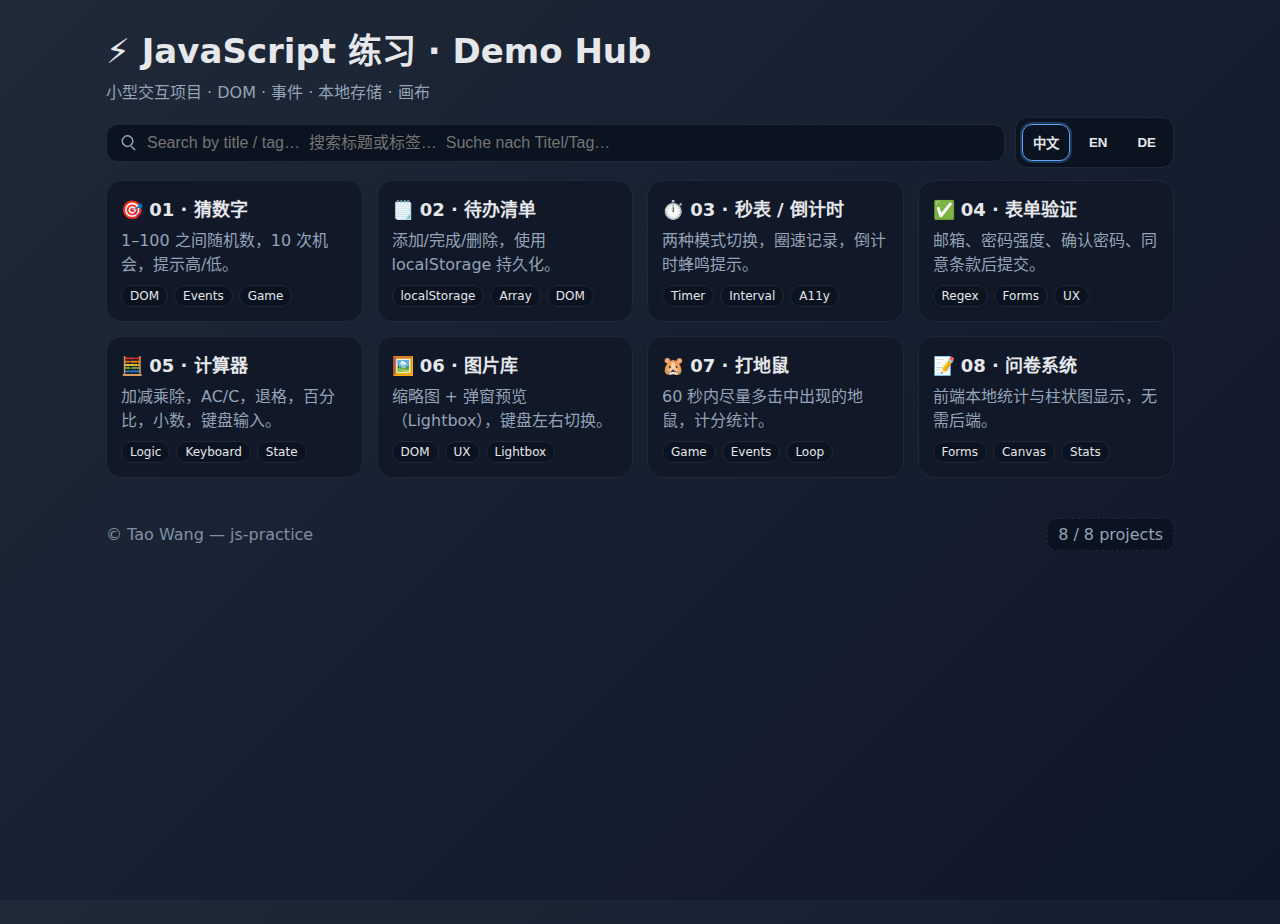
<file: index.html>
<!DOCTYPE html>
<html lang="zh-CN">
<head>
  <meta charset="UTF-8" />
  <meta name="viewport" content="width=device-width,initial-scale=1" />
  <title>JS Practice · Demo Hub</title>
  <meta name="description" content="JavaScript practice projects: DOM, Events, localStorage, Canvas, Games." />
  <style>
    :root{
      --bg:#0f172a; --panel:#0b1220; --border:#1f2937; --muted:#94a3b8; --txt:#e5e7eb;
      --card:#111827; --acc:#60a5fa; --ok:#22c55e; --warn:#ef4444;
    }
    *{box-sizing:border-box}
    html,body{height:100%}
    body{
      margin:0; background:linear-gradient(135deg,#1f2937,#0f172a); color:var(--txt);
      font-family: system-ui, -apple-system, Segoe UI, Roboto, Arial, "PingFang SC","Hiragino Sans GB","Microsoft Yahei", sans-serif;
    }
    header{max-width:1100px;margin:24px auto 12px;padding:0 16px}
    h1{margin:0 0 6px;font-size: clamp(22px,4vw,34px)}
    .sub{margin:0;color:var(--muted)}
    .toolbar{
      margin-top:14px; display:flex; gap:10px; flex-wrap:wrap; align-items:center;
    }
    .search{
      flex:1 1 240px; display:flex; align-items:center; gap:8px; background:var(--panel);
      border:1px solid var(--border); border-radius:12px; padding:8px 12px;
    }
    .search input{
      flex:1; background:transparent; border:none; outline:none; color:var(--txt);
      font-size:16px;
    }
    .lang{
      display:flex; gap:8px; align-items:center;
      background:var(--panel); border:1px solid var(--border); border-radius:12px; padding:6px;
    }
    .lang button{
      background:transparent; border:1px solid transparent; color:var(--txt);
      padding:8px 10px; border-radius:10px; cursor:pointer; font-weight:600;
    }
    .lang button.active{ border-color: var(--acc); outline:2px solid rgba(96,165,250,.25) }

    main{max-width:1100px;margin:12px auto 40px;padding:0 16px}
    .grid{display:grid;grid-template-columns:repeat(auto-fill,minmax(230px,1fr));gap:14px}
    .card{
      display:block; text-decoration:none; color:inherit; background:var(--card);
      border:1px solid var(--border); border-radius:16px; padding:14px;
      transition: transform .12s ease, border-color .12s ease, box-shadow .12s ease;
      min-height: 140px;
    }
    .card:hover{ transform: translateY(-2px); border-color: var(--acc); box-shadow:0 8px 24px rgba(0,0,0,.25) }
    .card h3{margin:0 0 6px; font-size:18px}
    .card p{margin:0 0 10px; color:var(--muted); min-height: 40px}
    .tags{display:flex; gap:6px; flex-wrap:wrap}
    .tag{font-size:12px; padding:3px 8px; background:#0b1220; border:1px solid var(--border); border-radius:999px}

    footer{max-width:1100px;margin:0 auto 28px;padding:0 16px;color:var(--muted);display:flex;justify-content:space-between;align-items:center;gap:10px;flex-wrap:wrap}
    .credit{opacity:.85}
    .counter{background:var(--panel); border:1px dashed var(--border); padding:6px 10px; border-radius:10px}
    .empty{opacity:.75; text-align:center; padding:30px 0}
  </style>
</head>
<body>
  <header>
    <h1 id="title">⚡ JavaScript Practice · Demo Hub</h1>
    <p class="sub" id="subtitle">Small interactive projects · DOM · Events · localStorage · Canvas</p>

    <div class="toolbar">
      <div class="search" role="search" aria-label="filter">
        <svg width="18" height="18" viewBox="0 0 24 24" fill="none" aria-hidden="true">
          <path d="M21 21l-4.3-4.3m1.3-5A7 7 0 1 1 7 4a7 7 0 0 1 11 7.7z" stroke="#94a3b8" stroke-width="2" stroke-linecap="round"/>
        </svg>
        <input id="q" type="text" placeholder="Search by title / tag…  搜索标题或标签…  Suche nach Titel/Tag…" />
      </div>

      <div class="lang" role="tablist" aria-label="language switch">
        <button id="lang-zh" class="active" aria-selected="true">中文</button>
        <button id="lang-en" aria-selected="false">EN</button>
        <button id="lang-de" aria-selected="false">DE</button>
      </div>
    </div>
  </header>

  <main>
    <div id="grid" class="grid" aria-live="polite"></div>
    <div id="empty" class="empty" style="display:none;">未找到匹配项目 · No matches · Keine Treffer</div>
  </main>

  <footer>
    <span class="credit">© Tao Wang — js-practice</span>
    <span class="counter" id="count"></span>
  </footer>

  <script>
    // —— i18n strings ——
    const i18n = {
      zh: {
        title: "⚡ JavaScript 练习 · Demo Hub",
        subtitle: "小型交互项目 · DOM · 事件 · 本地存储 · 画布",
        cards: {
          "01": { title:"🎯 01 · 猜数字", desc:"1–100 之间随机数，10 次机会，提示高/低。" },
          "02": { title:"🗒️ 02 · 待办清单", desc:"添加/完成/删除，使用 localStorage 持久化。" },
          "03": { title:"⏱️ 03 · 秒表 / 倒计时", desc:"两种模式切换，圈速记录，倒计时蜂鸣提示。" },
          "04": { title:"✅ 04 · 表单验证", desc:"邮箱、密码强度、确认密码、同意条款后提交。" },
          "05": { title:"🧮 05 · 计算器", desc:"加减乘除，AC/C，退格，百分比，小数，键盘输入。" },
          "06": { title:"🖼️ 06 · 图片库", desc:"缩略图 + 弹窗预览（Lightbox），键盘左右切换。" },
          "07": { title:"🐹 07 · 打地鼠", desc:"60 秒内尽量多击中出现的地鼠，计分统计。" },
          "08": { title:"📝 08 · 问卷系统", desc:"前端本地统计与柱状图显示，无需后端。"}
        }
      },
      en: {
        title: "⚡ JavaScript Practice · Demo Hub",
        subtitle: "Small interactive projects · DOM · Events · localStorage · Canvas",
        cards: {
          "01": { title:"🎯 01 · Number Guessing", desc:"Guess 1–100 with 10 attempts and feedback." },
          "02": { title:"🗒️ 02 · To-Do List", desc:"Add / complete / delete tasks, persisted via localStorage." },
          "03": { title:"⏱️ 03 · Stopwatch / Timer", desc:"Two modes, laps, countdown end beep." },
          "04": { title:"✅ 04 · Form Validator", desc:"Email, password strength, confirm match, terms to enable submit." },
          "05": { title:"🧮 05 · Calculator", desc:"+ − × ÷, AC/C, backspace, %, decimals, keyboard support." },
          "06": { title:"🖼️ 06 · Image Gallery", desc:"Thumbnails with lightbox preview, arrow key navigation." },
          "07": { title:"🐹 07 · Whack-a-Mole", desc:"Hit the mole as many times as possible in 60 seconds." },
          "08": { title:"📝 08 · Survey System", desc:"Client-side results with a simple bar chart; no backend." }
        }
      },
      de: {
        title: "⚡ JavaScript-Übungen · Demo-Hub",
        subtitle: "Kleine interaktive Projekte · DOM · Events · localStorage · Canvas",
        cards: {
          "01": { title:"🎯 01 · Zahlenraten", desc:"Zahl 1–100 erraten, 10 Versuche, Hinweise höher/niedriger." },
          "02": { title:"🗒️ 02 · Aufgabenliste", desc:"Aufgaben hinzufügen/erledigen/löschen, per localStorage gespeichert." },
          "03": { title:"⏱️ 03 · Stoppuhr / Timer", desc:"Zwei Modi, Rundenzeiten, Signalton am Ende." },
          "04": { title:"✅ 04 · Formular-Validierung", desc:"E-Mail, Passwortstärke, Bestätigung, AGB zum Aktivieren." },
          "05": { title:"🧮 05 · Taschenrechner", desc:"+ − × ÷, AC/C, Rücktaste, %, Dezimal, Tastaturbedienung." },
          "06": { title:"🖼️ 06 · Bildergalerie", desc:"Thumbnails mit Lightbox-Vorschau, Pfeiltasten-Navigation." },
          "07": { title:"🐹 07 · Maulwurfspiel", desc:"So viele Treffer wie möglich in 60 Sekunden." },
          "08": { title:"📝 08 · Umfragesystem", desc:"Client-seitige Auswertung mit Balkendiagramm; kein Backend." }
        }
      }
    };

    // —— project data (add new items here in future) ——
    const projects = [
      { id:"01", href:"./01_number_guessing/", tags:["DOM","Events","Game"] },
      { id:"02", href:"./02_todo_list/", tags:["localStorage","Array","DOM"] },
      { id:"03", href:"./03_stopwatch_timer/", tags:["Timer","Interval","A11y"] },
      { id:"04", href:"./04_form_validator/", tags:["Regex","Forms","UX"] },
      { id:"05", href:"./05_calculator/", tags:["Logic","Keyboard","State"] },
      { id:"06", href:"./06_image_gallery/", tags:["DOM","UX","Lightbox"] },
      { id:"07", href:"./07_whack_a_mole/", tags:["Game","Events","Loop"] },
      { id:"08", href:"./08_survey_system/", tags:["Forms","Canvas","Stats"] },
    ];

    // —— state ——
    let lang = "zh";
    const grid = document.getElementById("grid");
    const empty = document.getElementById("empty");
    const title = document.getElementById("title");
    const subtitle = document.getElementById("subtitle");
    const count = document.getElementById("count");
    const q = document.getElementById("q");

    // —— render ——
    function renderCards(filter=""){
      const dict = i18n[lang].cards;
      const f = filter.trim().toLowerCase();
      const list = projects.filter(p => {
        const t = dict[p.id].title.toLowerCase();
        const d = dict[p.id].desc.toLowerCase();
        const tagStr = p.tags.join(" ").toLowerCase();
        return !f || t.includes(f) || d.includes(f) || tagStr.includes(f);
      });

      grid.innerHTML = list.map(p => {
        const c = dict[p.id];
        const tags = p.tags.map(t => `<span class="tag">${t}</span>`).join("");
        return `
          <a class="card" href="${p.href}" aria-label="${c.title}">
            <h3>${c.title}</h3>
            <p>${c.desc}</p>
            <div class="tags">${tags}</div>
          </a>
        `;
      }).join("");

      empty.style.display = list.length ? "none" : "block";
      count.textContent = `${list.length} / ${projects.length} projects`;
    }

    function setLang(next){
      lang = next;
      // header text
      title.textContent = i18n[lang].title;
      subtitle.textContent = i18n[lang].subtitle;
      // btn state
      document.querySelectorAll(".lang button").forEach(b=>{
        b.classList.toggle("active", b.id === "lang-"+lang);
        b.setAttribute("aria-selected", b.id === "lang-"+lang ? "true" : "false");
      });
      renderCards(q.value);
      // remember choice
      localStorage.setItem("js_demo_lang", lang);
    }

    // —— events ——
    document.getElementById("lang-zh").addEventListener("click", ()=>setLang("zh"));
    document.getElementById("lang-en").addEventListener("click", ()=>setLang("en"));
    document.getElementById("lang-de").addEventListener("click", ()=>setLang("de"));
    q.addEventListener("input", ()=>renderCards(q.value));

    // —— init ——
    (function init(){
      const saved = localStorage.getItem("js_demo_lang");
      if (saved && i18n[saved]) lang = saved;
      setLang(lang);
      q.value = "";
    })();
  </script>
</body>
</html>
</file>
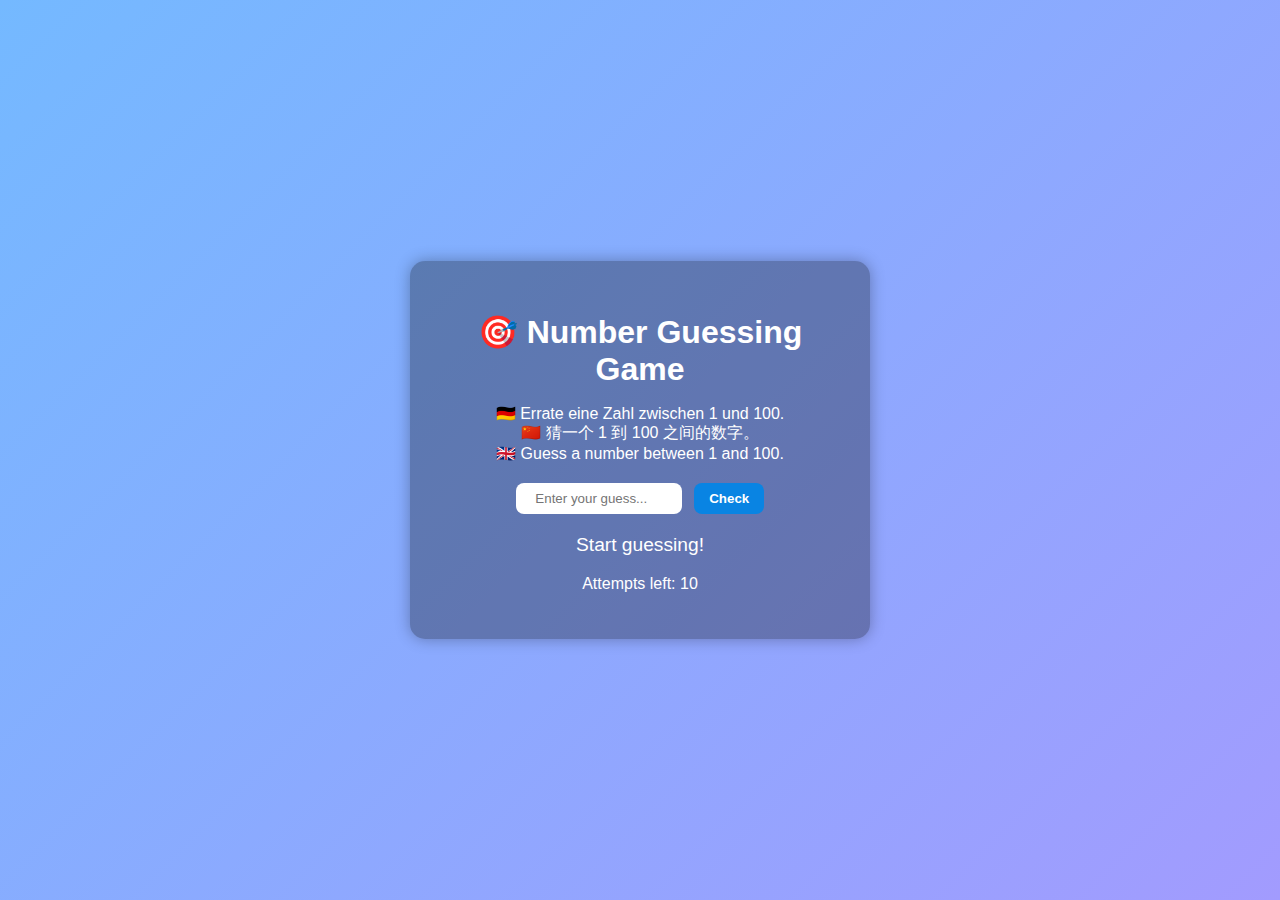
<file: 01_number_guessing/index.html>
<!DOCTYPE html>
<html lang="en">
<head>
  <meta charset="UTF-8">
  <meta name="viewport" content="width=device-width, initial-scale=1.0">
  <title>Number Guessing Game | Zahlenratespiel | 猜数字游戏</title>
  <link rel="stylesheet" href="style.css">
</head>
<body>
  <div class="container">
    <h1>🎯 Number Guessing Game</h1>
    <p class="lang">
      🇩🇪 Errate eine Zahl zwischen 1 und 100.<br>
      🇨🇳 猜一个 1 到 100 之间的数字。<br>
      🇬🇧 Guess a number between 1 and 100.
    </p>

    <div class="game">
      <input type="number" id="guessInput" placeholder="Enter your guess...">
      <button id="checkBtn">Check</button>
    </div>

    <p id="message">Start guessing!</p>
    <p id="score">Attempts left: <span id="attempts">10</span></p>

    <button id="resetBtn" class="hidden">Play Again</button>
  </div>

  <script src="script.js"></script>
</body>
</html>
</file>
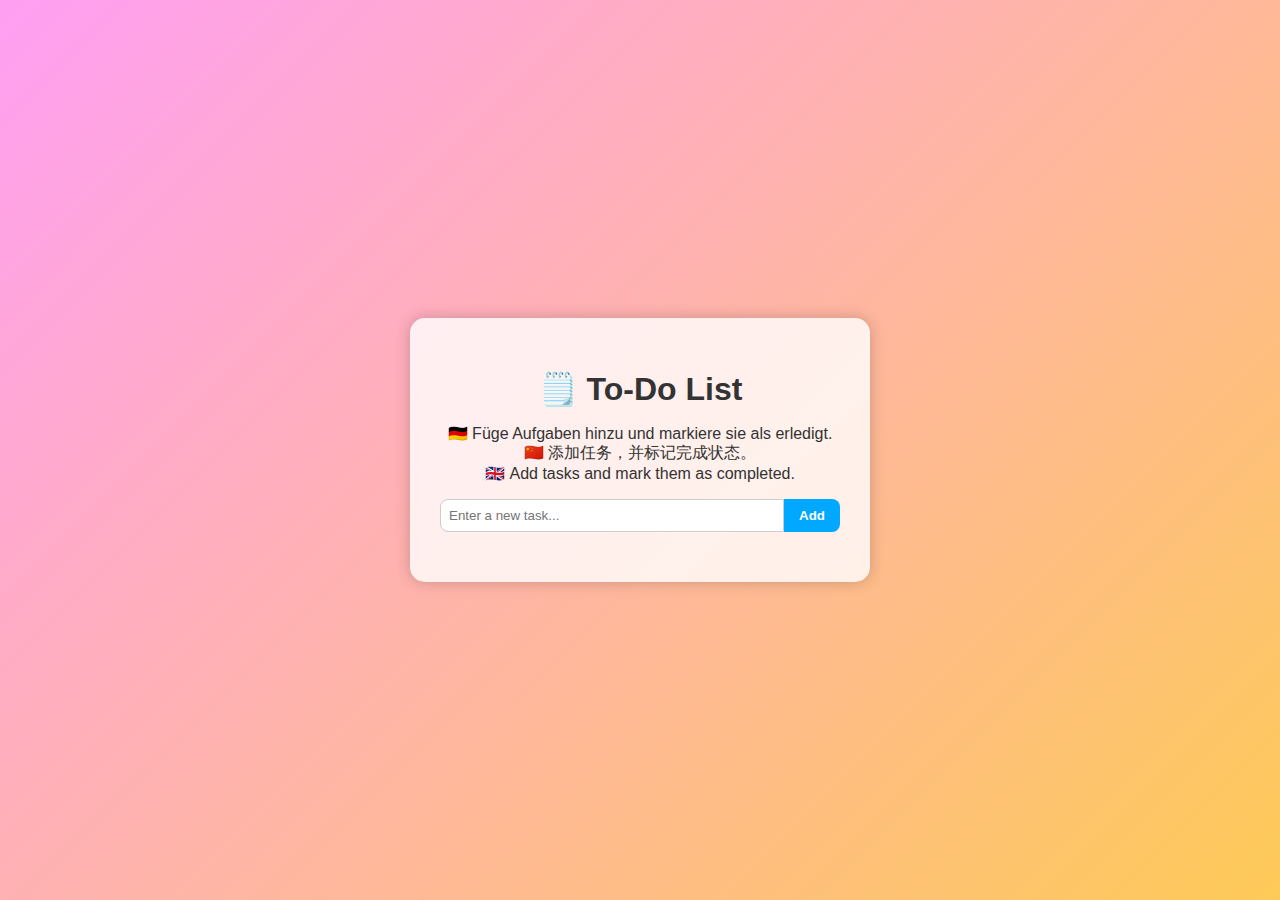
<file: 02_todo_list/index.html>
<!DOCTYPE html>
<html lang="en">
<head>
  <meta charset="UTF-8">
  <meta name="viewport" content="width=device-width, initial-scale=1.0">
  <title>To-Do List | Aufgabenliste | 待办清单</title>
  <link rel="stylesheet" href="style.css">
</head>
<body>
  <div class="container">
    <h1>🗒️ To-Do List</h1>
    <p class="lang">
      🇩🇪 Füge Aufgaben hinzu und markiere sie als erledigt.<br>
      🇨🇳 添加任务，并标记完成状态。<br>
      🇬🇧 Add tasks and mark them as completed.
    </p>

    <div class="input-group">
      <input type="text" id="taskInput" placeholder="Enter a new task...">
      <button id="addBtn">Add</button>
    </div>

    <ul id="taskList"></ul>

    <button id="clearBtn" class="hidden">Clear All</button>
  </div>

  <script src="script.js"></script>
</body>
</html>
</file>
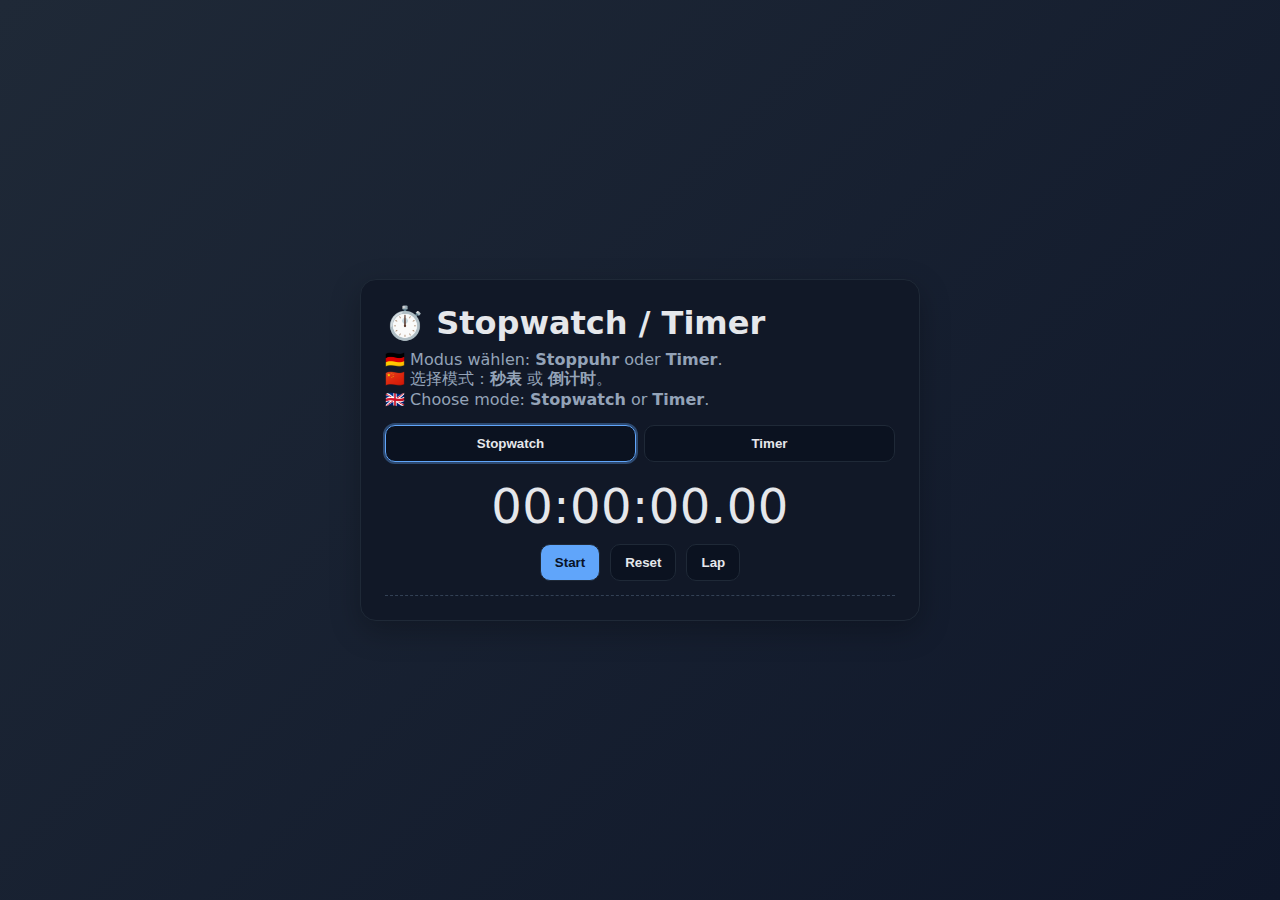
<file: 03_stopwatch_timer/index.html>
<!DOCTYPE html>
<html lang="en">
<head>
  <meta charset="UTF-8" />
  <meta name="viewport" content="width=device-width, initial-scale=1.0"/>
  <title>Stopwatch / Timer | 秒表 / 倒计时 | Stoppuhr / Timer</title>
  <link rel="stylesheet" href="style.css" />
</head>
<body>
  <div class="container">
    <h1>⏱️ Stopwatch / Timer</h1>
    <p class="lang">
      🇩🇪 Modus wählen: <strong>Stoppuhr</strong> oder <strong>Timer</strong>.<br>
      🇨🇳 选择模式：<strong>秒表</strong> 或 <strong>倒计时</strong>。<br>
      🇬🇧 Choose mode: <strong>Stopwatch</strong> or <strong>Timer</strong>.
    </p>

    <div class="mode-toggle" role="tablist" aria-label="Mode switch">
      <button id="btnStopwatch" class="active" aria-selected="true">Stopwatch</button>
      <button id="btnTimer" aria-selected="false">Timer</button>
    </div>

    <!-- Display -->
    <div class="display" aria-live="polite">
      <span id="hh">00</span>:<span id="mm">00</span>:<span id="ss">00</span>.<span id="ms">00</span>
    </div>

    <!-- Timer input -->
    <div id="timerInputs" class="inputs hidden">
      <label>
        <span>Min:</span>
        <input type="number" id="inputMin" min="0" max="999" value="1" />
      </label>
      <label>
        <span>Sec:</span>
        <input type="number" id="inputSec" min="0" max="59" value="0" />
      </label>
      <button id="applyTimer">Apply</button>
    </div>

    <!-- Controls -->
    <div class="controls">
      <button id="startPause">Start</button>
      <button id="reset" class="secondary">Reset</button>
      <button id="lap" class="secondary">Lap</button>
    </div>

    <!-- Laps -->
    <ul id="laps" class="laps"></ul>

    <!-- Beep (倒计时结束提示音 / Signalton) -->
    <audio id="beep" preload="auto">
      <source src="[data-uri]" type="audio/wav" />
    </audio>
  </div>

  <script src="script.js"></script>
</body>
</html>
</file>
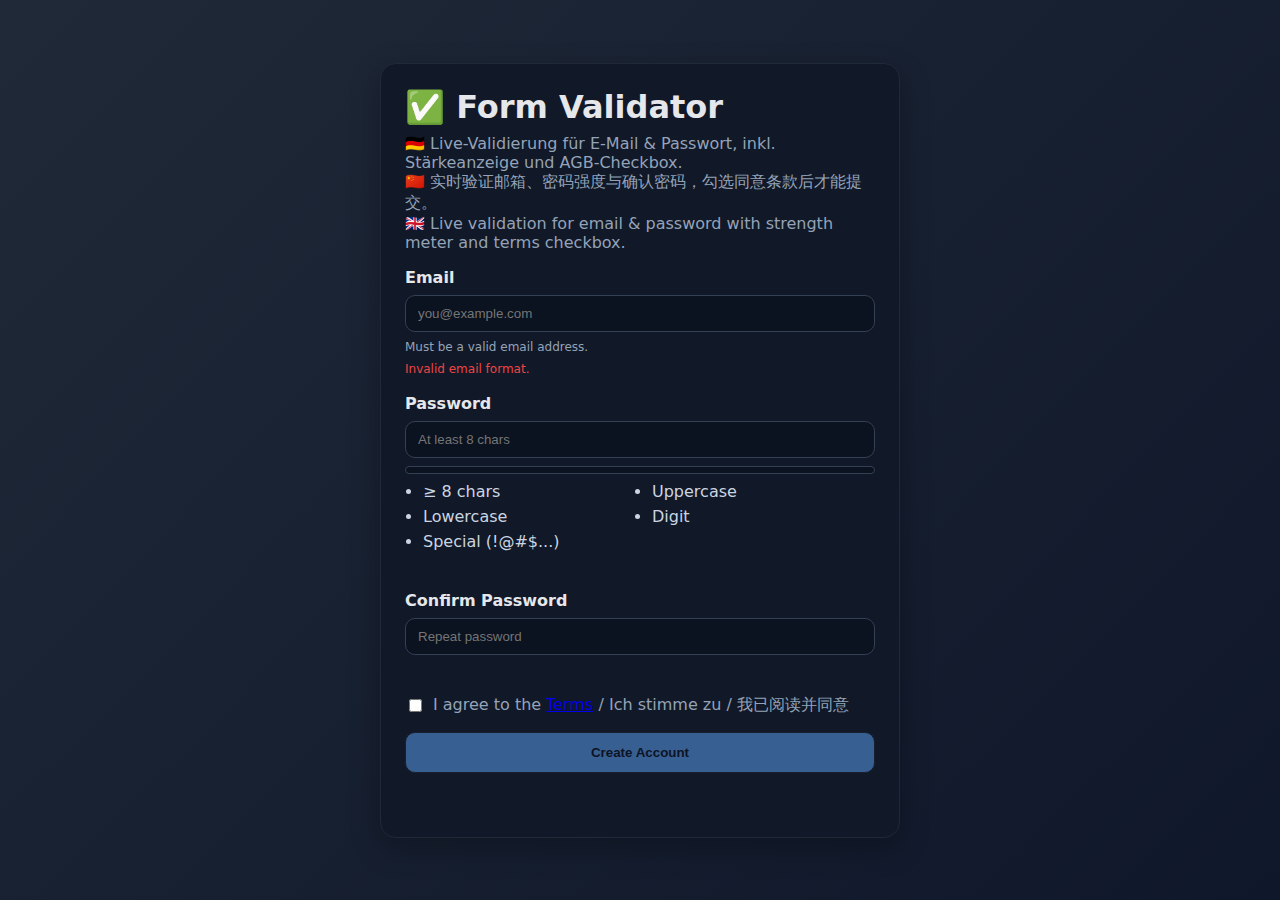
<file: 04_form_validator/index.html>
<!DOCTYPE html>
<html lang="en">
<head>
  <meta charset="UTF-8" />
  <meta name="viewport" content="width=device-width, initial-scale=1.0"/>
  <title>Form Validator | 表单验证 | Formular-Validierung</title>
  <link rel="stylesheet" href="style.css" />
</head>
<body>
  <div class="container">
    <h1>✅ Form Validator</h1>
    <p class="lang">
      🇩🇪 Live-Validierung für E-Mail & Passwort, inkl. Stärkeanzeige und AGB-Checkbox.<br>
      🇨🇳 实时验证邮箱、密码强度与确认密码，勾选同意条款后才能提交。<br>
      🇬🇧 Live validation for email & password with strength meter and terms checkbox.
    </p>

    <form id="signupForm" novalidate>
      <!-- Email -->
      <label class="field">
        <span>Email</span>
        <input id="email" name="email" type="email" placeholder="you@example.com" required />
        <small class="hint">Must be a valid email address.</small>
        <small class="error" aria-live="polite"></small>
      </label>

      <!-- Password -->
      <label class="field">
        <span>Password</span>
        <input id="password" name="password" type="password" placeholder="At least 8 chars" required />
        <div class="meter" aria-hidden="true"><div id="meterFill"></div></div>
        <ul class="rules">
          <li id="rLen">≥ 8 chars</li>
          <li id="rUpper">Uppercase</li>
          <li id="rLower">Lowercase</li>
          <li id="rDigit">Digit</li>
          <li id="rSpecial">Special (!@#$...)</li>
        </ul>
        <small class="error" aria-live="polite"></small>
      </label>

      <!-- Confirm -->
      <label class="field">
        <span>Confirm Password</span>
        <input id="confirm" name="confirm" type="password" placeholder="Repeat password" required />
        <small class="error" aria-live="polite"></small>
      </label>

      <!-- Terms -->
      <label class="check">
        <input id="terms" type="checkbox" />
        <span>
          I agree to the <a href="#" onclick="return false;">Terms</a>
          / Ich stimme zu / 我已阅读并同意
        </span>
      </label>

      <button id="submitBtn" type="submit" disabled>Create Account</button>
      <p id="result" class="result" role="status" aria-live="polite"></p>
    </form>
  </div>

  <script src="script.js"></script>
</body>
</html>
</file>
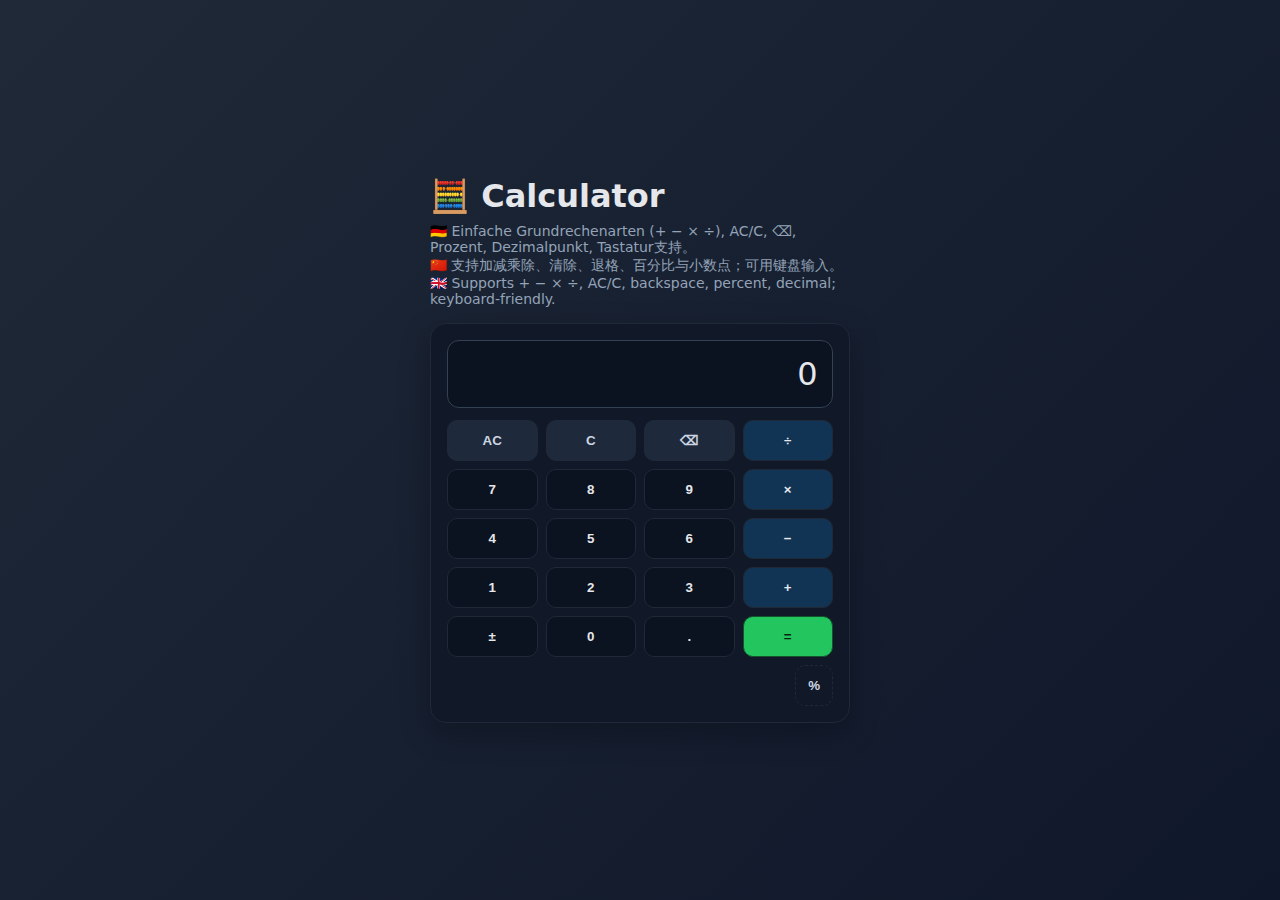
<file: 05_calculator/index.html>
<!DOCTYPE html>
<html lang="en">
<head>
  <meta charset="UTF-8"/>
  <meta name="viewport" content="width=device-width, initial-scale=1.0"/>
  <title>Calculator | 计算器 | Taschenrechner</title>
  <link rel="stylesheet" href="style.css"/>
</head>
<body>
  <div class="wrap">
    <h1>🧮 Calculator</h1>
    <p class="lang">
      🇩🇪 Einfache Grundrechenarten (+ − × ÷), AC/C, ⌫, Prozent, Dezimalpunkt, Tastatur支持。<br/>
      🇨🇳 支持加减乘除、清除、退格、百分比与小数点；可用键盘输入。<br/>
      🇬🇧 Supports + − × ÷, AC/C, backspace, percent, decimal; keyboard-friendly.
    </p>

    <div class="calc" role="application" aria-label="Calculator">
      <div id="display" class="display" aria-live="polite">0</div>
      <div class="keys">
        <!-- Row 1 -->
        <button data-act="ac" class="muted">AC</button>
        <button data-act="clear" class="muted">C</button>
        <button data-act="back" class="muted">⌫</button>
        <button data-op="/" class="op">÷</button>

        <!-- Row 2 -->
        <button data-num="7">7</button>
        <button data-num="8">8</button>
        <button data-num="9">9</button>
        <button data-op="*" class="op">×</button>

        <!-- Row 3 -->
        <button data-num="4">4</button>
        <button data-num="5">5</button>
        <button data-num="6">6</button>
        <button data-op="-" class="op">−</button>

        <!-- Row 4 -->
        <button data-num="1">1</button>
        <button data-num="2">2</button>
        <button data-num="3">3</button>
        <button data-op="+" class="op">+</button>

        <!-- Row 5 -->
        <button data-act="neg">±</button>
        <button data-num="0">0</button>
        <button data-act="dot">.</button>
        <button data-act="eq" class="primary">=</button>
      </div>

      <div class="extras">
        <button data-act="percent" class="ghost">%</button>
      </div>
    </div>
  </div>

  <script src="script.js"></script>
</body>
</html>
</file>
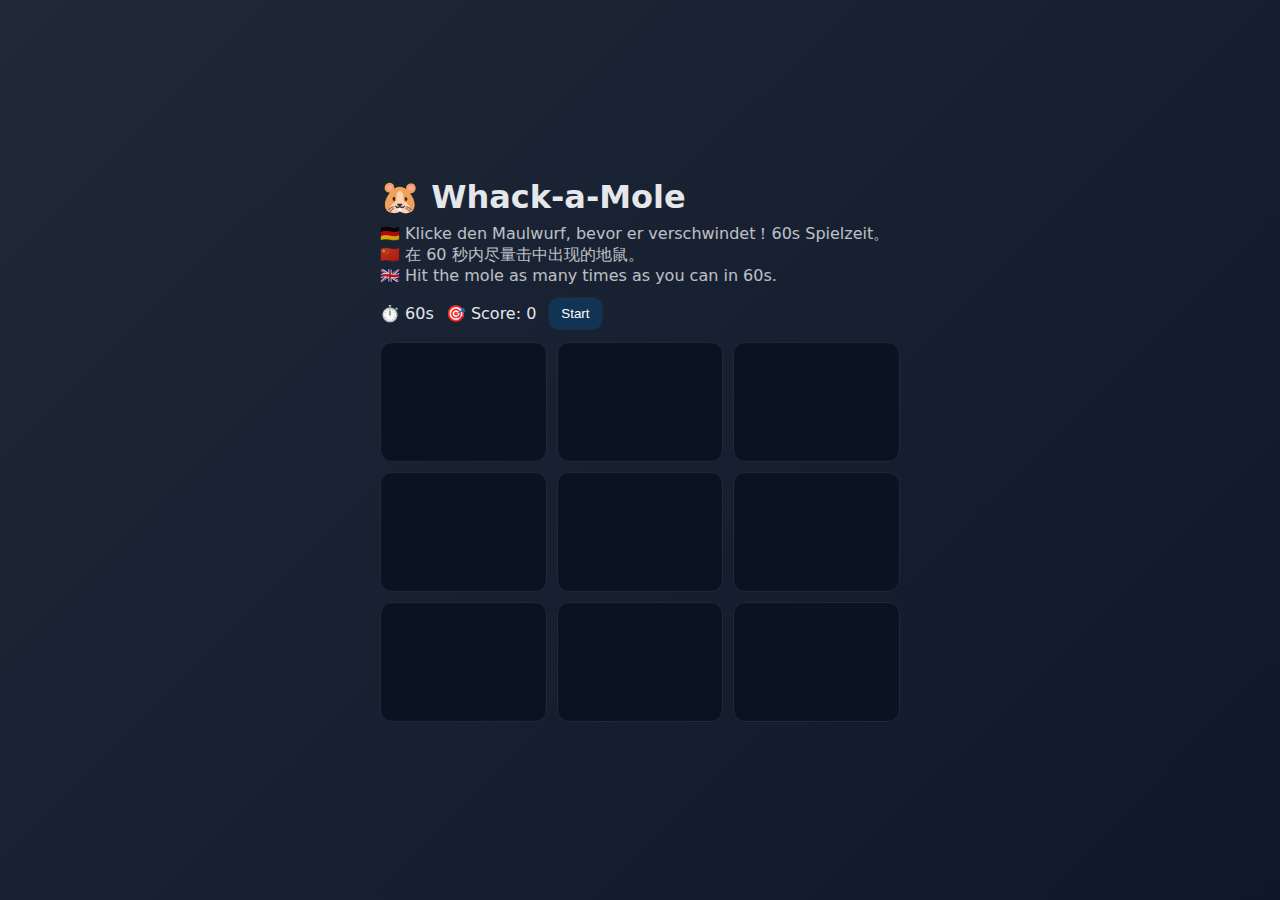
<file: 07_whack_a_mole/index.html>
<!DOCTYPE html>
<html lang="en">
<head>
  <meta charset="UTF-8"/>
  <meta name="viewport" content="width=device-width, initial-scale=1.0"/>
  <title>Whack-a-Mole | 打地鼠 | Maulwurfspiel</title>
  <link rel="stylesheet" href="style.css"/>
</head>
<body>
  <div class="wrap">
    <h1>🐹 Whack-a-Mole</h1>
    <p class="lang">
      🇩🇪 Klicke den Maulwurf, bevor er verschwindet！60s Spielzeit。<br>
      🇨🇳 在 60 秒内尽量击中出现的地鼠。<br>
      🇬🇧 Hit the mole as many times as you can in 60s.
    </p>

    <div class="hud">
      <div>⏱️ <span id="time">60</span>s</div>
      <div>🎯 Score: <span id="score">0</span></div>
      <button id="startBtn">Start</button>
    </div>

    <div class="board" id="board" aria-label="game board"></div>
  </div>

  <script src="script.js"></script>
</body>
</html>
</file>
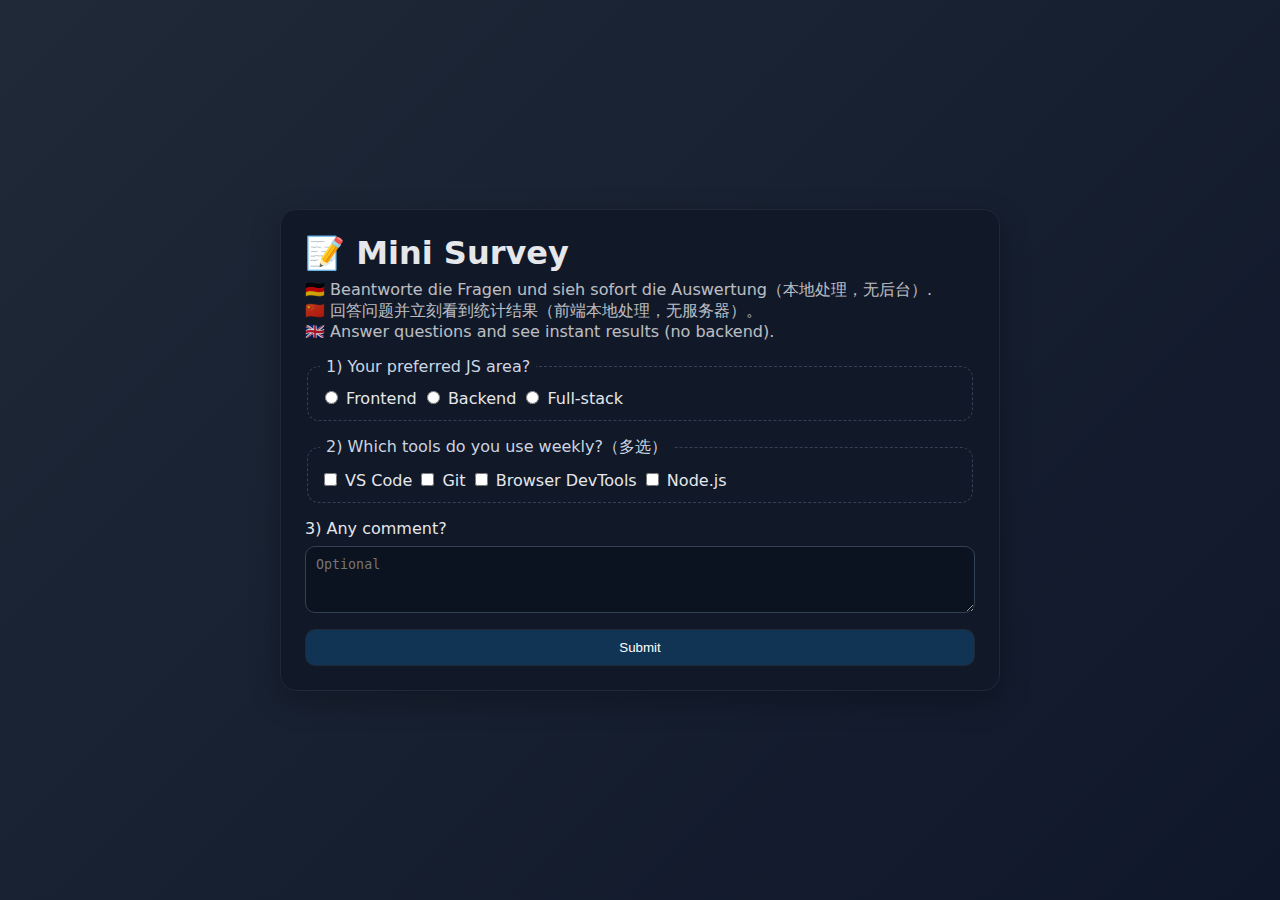
<file: 08_survey_system/index.html>
<!DOCTYPE html>
<html lang="en">
<head>
  <meta charset="UTF-8"/>
  <meta name="viewport" content="width=device-width, initial-scale=1.0"/>
  <title>Survey System | 问卷系统 | Umfragesystem</title>
  <link rel="stylesheet" href="style.css"/>
</head>
<body>
  <div class="container">
    <h1>📝 Mini Survey</h1>
    <p class="lang">
      🇩🇪 Beantworte die Fragen und sieh sofort die Auswertung（本地处理，无后台）.<br>
      🇨🇳 回答问题并立刻看到统计结果（前端本地处理，无服务器）。<br>
      🇬🇧 Answer questions and see instant results (no backend).
    </p>

    <form id="survey" novalidate>
      <fieldset>
        <legend>1) Your preferred JS area?</legend>
        <label><input type="radio" name="area" value="frontend" required/> Frontend</label>
        <label><input type="radio" name="area" value="backend"/> Backend</label>
        <label><input type="radio" name="area" value="fullstack"/> Full-stack</label>
      </fieldset>

      <fieldset>
        <legend>2) Which tools do you use weekly?（多选）</legend>
        <label><input type="checkbox" name="tools" value="vscode"/> VS Code</label>
        <label><input type="checkbox" name="tools" value="git"/> Git</label>
        <label><input type="checkbox" name="tools" value="browserdevtools"/> Browser DevTools</label>
        <label><input type="checkbox" name="tools" value="node"/> Node.js</label>
      </fieldset>

      <label class="field">
        <span>3) Any comment?</span>
        <textarea name="comment" rows="3" placeholder="Optional"></textarea>
      </label>

      <button type="submit">Submit</button>
    </form>

    <section id="results" class="results hidden" aria-live="polite">
      <h2>📊 Results</h2>
      <div id="summary"></div>
      <canvas id="chart" width="420" height="220" aria-label="chart"></canvas>
      <p class="hint">Data stored in localStorage (no server).</p>
    </section>
  </div>

  <script src="script.js"></script>
</body>
</html>
</file>
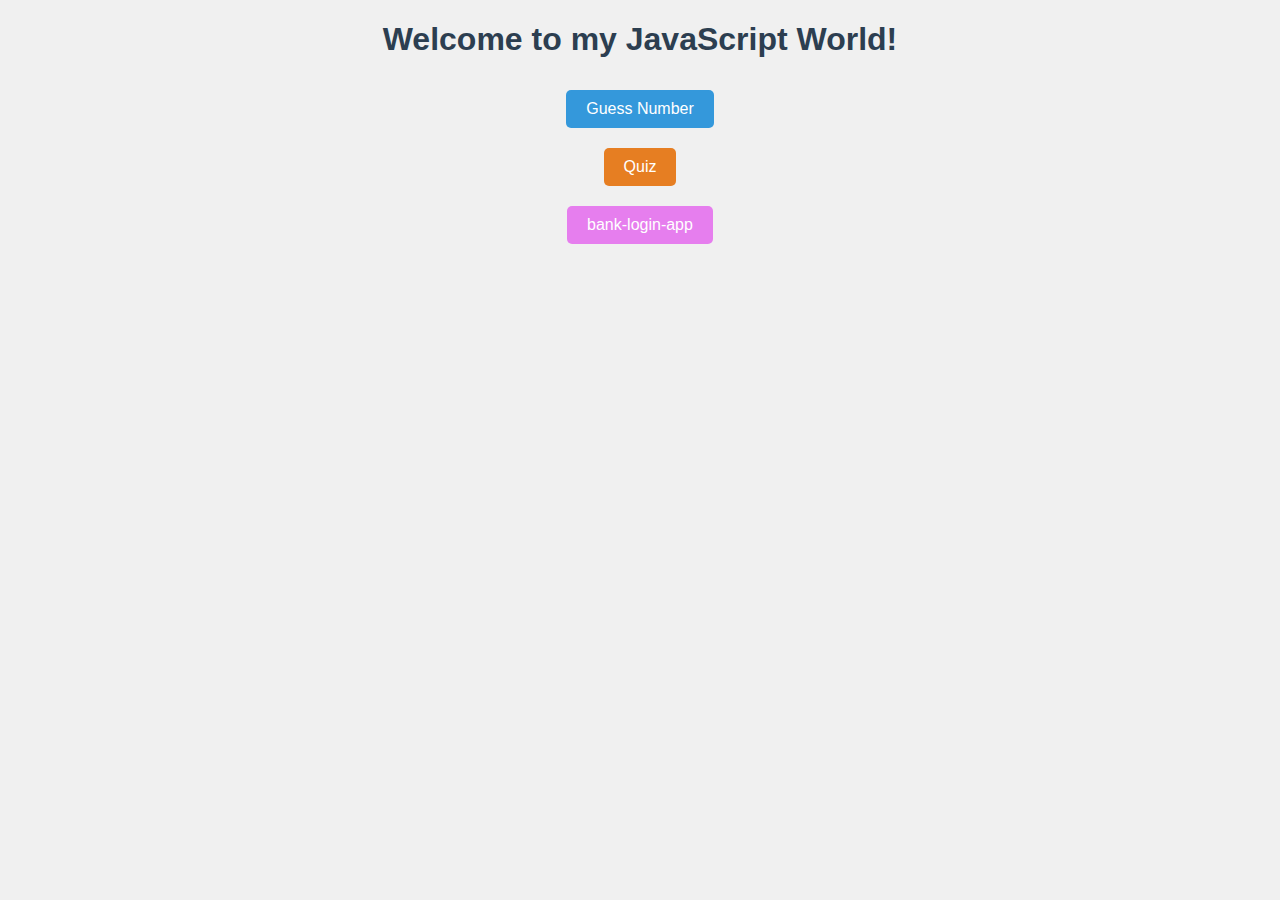
<file: docs/index.html>
<!DOCTYPE html>
<html lang="en">
<head>
    <meta charset="UTF-8">
    <meta name="viewport" content="width=device-width, initial-scale=1.0">
    <title>My Js Projects</title>
</head>
<body style="text-align: center; font-family:sans-serif;background-color: #f0f0f0;">
    <h1 style="color: #2c3e50;">Welcome to my JavaScript World!</h1>
    <ul style="list-style: none; padding: 0;">
        <li><a href="guess-number/" style="text-decoration: none;padding: 10px 20px; display: inline-block; margin: 10px; background: #3498db; color:white ; border-radius:  5px;">Guess Number</a></li>
        <li><a href="quiz-app/" style="text-decoration: none;padding: 10px 20px; display: inline-block; margin: 10px; background: #e67e22; color:white ; border-radius:  5px;">Quiz</a></li>
        <li><a href="bank-login-app/" style="text-decoration: none;padding: 10px 20px; display: inline-block; margin: 10px; background: #e67eee; color:white ; border-radius:  5px;">bank-login-app</a></li>
    </ul>
    
</body>
</html>
</file>
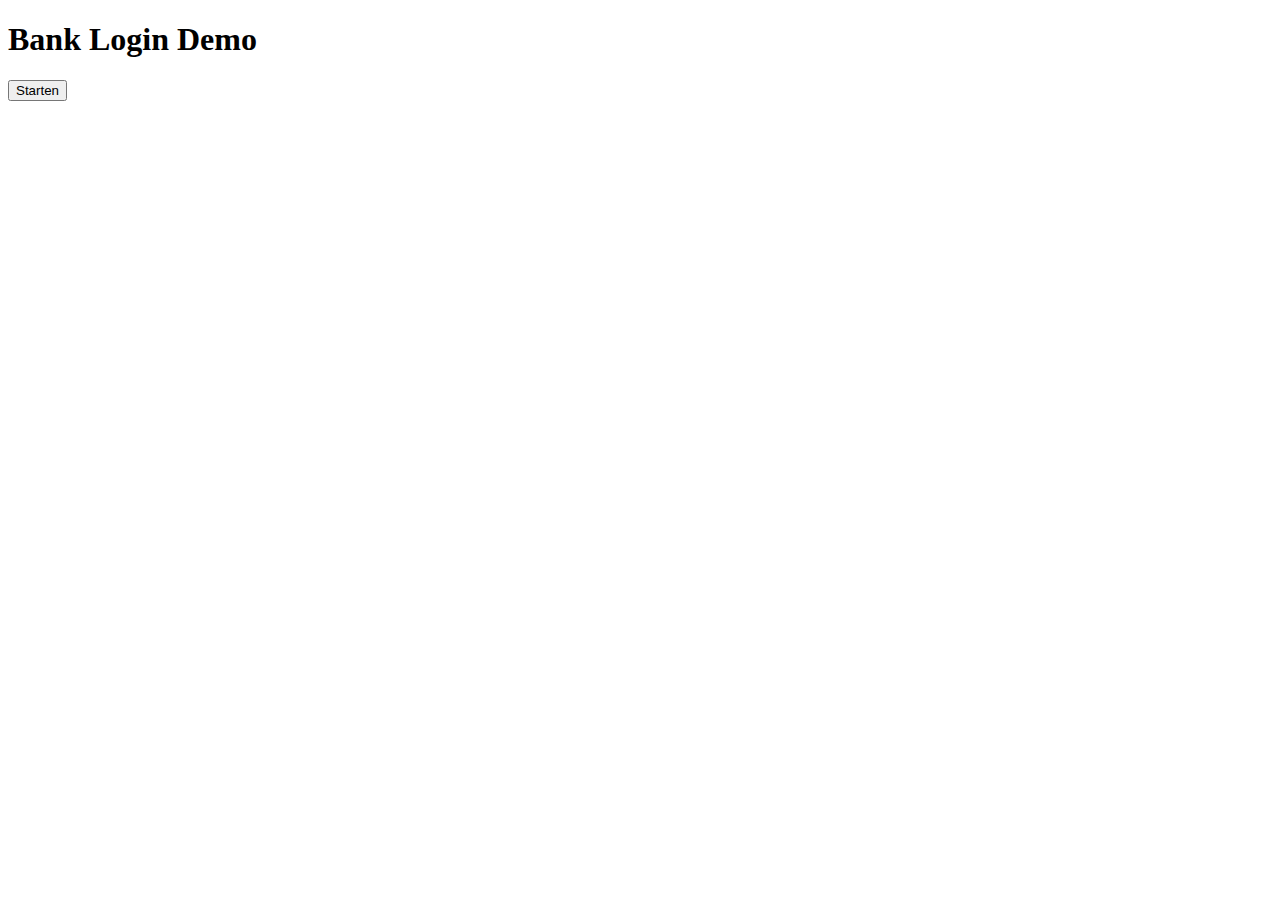
<file: docs/bank-login-app/index.html>
<!DOCTYPE html>
<html lang="en">
<head>
    <meta charset="UTF-8">
    <meta name="viewport" content="width=device-width, initial-scale=1.0">
    <title>bank_login</title>
</head>
<body>
    <h1>Bank Login Demo</h1>
    <button onclick="startBankApp()">Starten</button>
<script src="bank .js"></script>
</body>
</html>
</file>
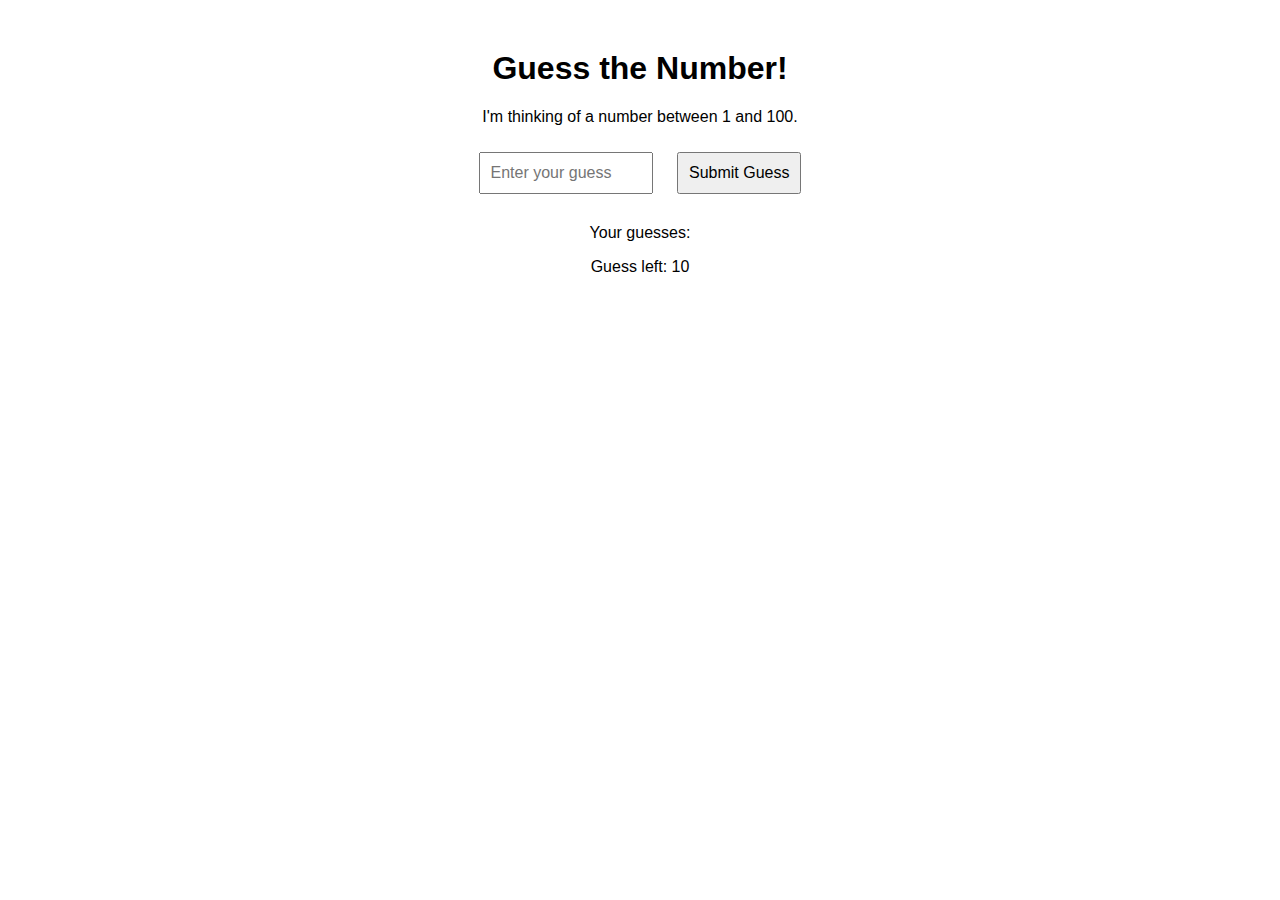
<file: docs/guess-number/index.html>
<!DOCTYPE html>
<html lang="en">
<head>
    <meta charset="UTF-8">
    <meta name="viewport" content="width=device-width, initial-scale=1.0">
    <title>Guess the Number</title>
    <link rel="stylesheet" href="style.css">
</head>
<body>
    <h1>Guess the Number!</h1>
    <p> I'm thinking of a number between 1 and 100.</p>

    <input type="number" id="guessInput" placeholder="Enter your guess" min="1" max="100">
    <button id="submitBtn">Submit Guess</button>
    <button id="restartBtn" style="display: none;">Restart</button>

    <p id="feedback"></p>
    <p id="history">Your guesses: <span id="guessHistory"></span></p>
    <p id="remaining">Guess left: <span id="guessLeft">10</span></p>

    <script src="script.js"></script>

    
</body>
</html>
</file>
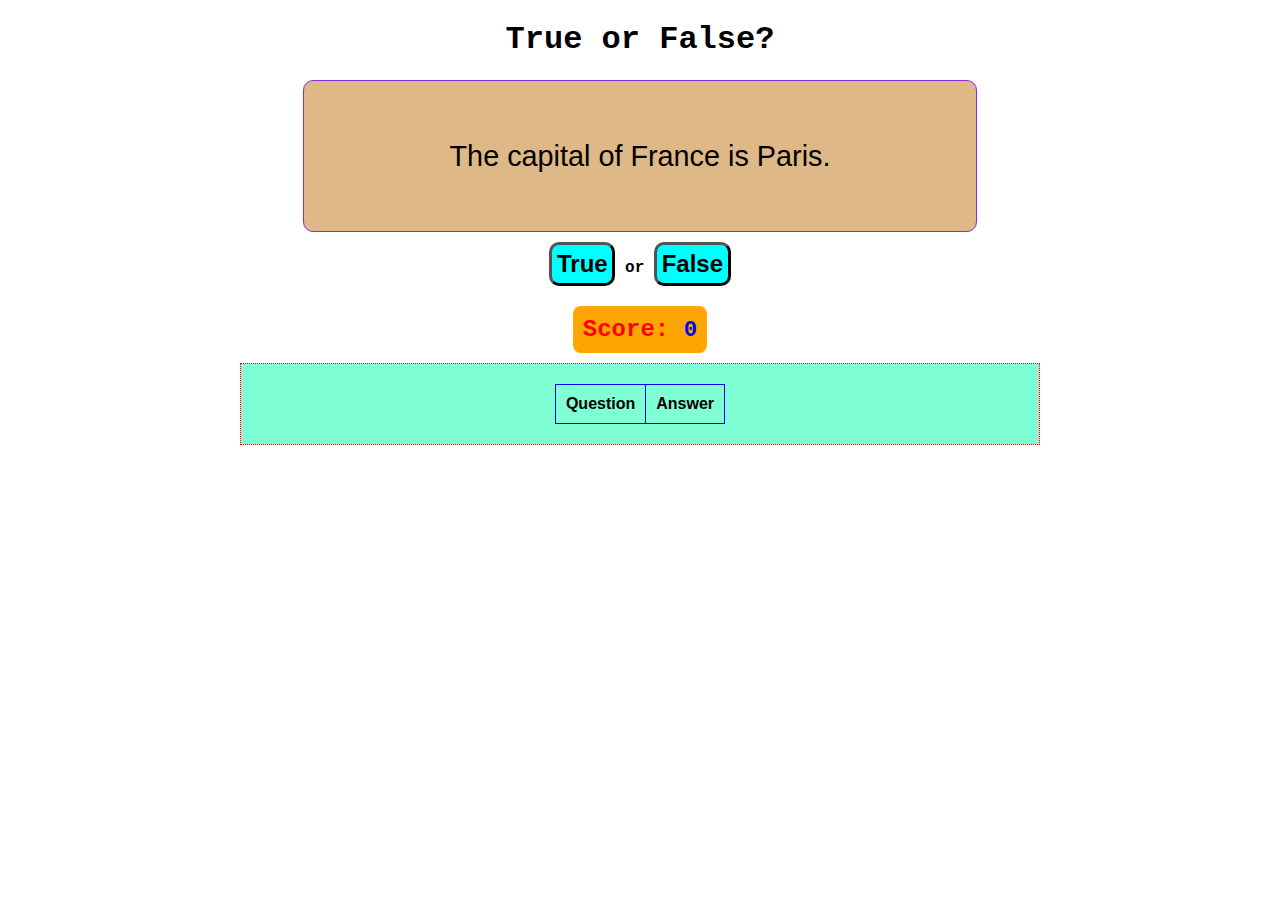
<file: docs/quiz-app/index.html>
<!DOCTYPE html>
<html lang="en">
<head>
    <meta charset="UTF-8">
    <meta name="viewport" content="width=device-width, initial-scale=1.0">
    <title>Document</title>
     <script src="script.js" defer></script>
    <link rel="stylesheet" href="style.css">
</head>
<body>
        <h1 id="quizName">True or False?</h1>
        <div class="questionCard">
            <p id="question">Welcome to the game!</p>
        </div>
        <div id="answers">
            <button id="true" onclick="trueButton();">True</button>
            <span>or</span>
            <button id="false" onclick="falseButton();">False</button>
        </div>
        <div id="scoreBox">
            <span id="scoreLabel">Score:</span>
            <span id="points">0</span>
        </div>
        <div class="wrongList">
            <!-- <ul id="wrongList">Wrong Collection</ul> -->
             <table id="errorTable" border="1">
                <tr id="th">
                    <td>Question</th>
                    <td>Answer</th>
                </tr>
                
             </table>
        </div>
    </body>
</html>
</file>
<file: 01_number_guessing/style.css>
/* 🇩🇪 Einfaches CSS-Design für das Zahlenspiel */
/* 🇨🇳 简洁风格的猜数字游戏界面 */
/* 🇬🇧 Simple style for number guessing game */

body {
  background: linear-gradient(135deg, #74b9ff, #a29bfe);
  font-family: "Segoe UI", Arial, sans-serif;
  display: flex;
  align-items: center;
  justify-content: center;
  height: 100vh;
  margin: 0;
  color: #fff;
}

.container {
  background: rgba(0, 0, 0, 0.3);
  border-radius: 15px;
  padding: 30px;
  text-align: center;
  width: 90%;
  max-width: 400px;
  box-shadow: 0 0 15px rgba(0,0,0,0.3);
}

h1 {
  margin-bottom: 15px;
}

.game {
  margin: 20px 0;
}

input {
  padding: 8px;
  width: 150px;
  border-radius: 8px;
  border: none;
  text-align: center;
}

button {
  padding: 8px 15px;
  margin-left: 8px;
  border: none;
  border-radius: 8px;
  cursor: pointer;
  font-weight: bold;
}

#checkBtn {
  background-color: #0984e3;
  color: white;
}

#resetBtn {
  background-color: #00cec9;
  color: white;
}

.hidden {
  display: none;
}

#message {
  font-size: 1.2em;
  margin-top: 15px;
}
</file>
<file: 02_todo_list/style.css>
/* 🇩🇪 Minimalistisches Design für Aufgabenliste */
/* 🇨🇳 简洁风格的待办清单界面 */
/* 🇬🇧 Minimalist style for to-do list */

body {
  background: linear-gradient(135deg, #ff9ff3, #feca57);
  font-family: "Segoe UI", Arial, sans-serif;
  display: flex;
  align-items: center;
  justify-content: center;
  height: 100vh;
  margin: 0;
  color: #333;
}

.container {
  background: rgba(255, 255, 255, 0.8);
  border-radius: 15px;
  padding: 30px;
  width: 90%;
  max-width: 400px;
  box-shadow: 0 0 15px rgba(0,0,0,0.2);
  text-align: center;
}

h1 {
  margin-bottom: 15px;
}

.input-group {
  display: flex;
  justify-content: center;
  margin-bottom: 20px;
}

input {
  flex: 1;
  padding: 8px;
  border-radius: 8px 0 0 8px;
  border: 1px solid #ccc;
}

button {
  padding: 8px 15px;
  border: none;
  border-radius: 0 8px 8px 0;
  cursor: pointer;
  background-color: #00a8ff;
  color: white;
  font-weight: bold;
}

#clearBtn {
  margin-top: 15px;
  background-color: #ff6b6b;
  border-radius: 8px;
}

ul {
  list-style-type: none;
  padding: 0;
  margin: 0;
}

li {
  background: #f1f2f6;
  margin: 8px 0;
  padding: 8px 12px;
  border-radius: 8px;
  display: flex;
  justify-content: space-between;
  align-items: center;
}

li.completed {
  text-decoration: line-through;
  color: gray;
}

.hidden {
  display: none;
}
</file>
<file: 03_stopwatch_timer/style.css>
/* 🇩🇪 Schlichtes UI für Stoppuhr & Timer
   🇨🇳 简洁界面的秒表与倒计时
   🇬🇧 Minimal UI for stopwatch & timer */

:root { --bg:#0f172a; --panel:#111827; --border:#1f2937; --text:#e5e7eb; --muted:#94a3b8; --accent:#60a5fa; --accent2:#22c55e; --warn:#ef4444; }

* { box-sizing: border-box; }
body {
  margin: 0; min-height: 100vh; display: grid; place-items: center;
  background: linear-gradient(135deg, #1f2937, #0f172a); color: var(--text);
  font-family: system-ui, -apple-system, Segoe UI, Roboto, Arial, sans-serif;
}
.container {
  background: var(--panel); border: 1px solid var(--border);
  width: min(92vw, 560px); border-radius: 16px; padding: 24px;
  box-shadow: 0 10px 30px rgba(0,0,0,.25);
}
h1 { margin: 0 0 8px; font-weight: 700; }
.lang { margin: 0 0 16px; color: var(--muted); }

.mode-toggle { display: grid; grid-template-columns: 1fr 1fr; gap: 8px; margin-bottom: 16px; }
.mode-toggle button {
  padding: 10px 12px; border-radius: 10px; border: 1px solid var(--border);
  background: #0b1220; color: var(--text); cursor: pointer; font-weight: 600;
}
.mode-toggle button.active { border-color: var(--accent); outline: 2px solid rgba(96,165,250,.35); }

.display {
  font-variant-numeric: tabular-nums; letter-spacing: .5px;
  text-align: center; margin: 12px 0 8px; font-size: clamp(32px, 7vw, 48px);
}
.inputs { display: flex; gap: 10px; justify-content: center; margin: 6px 0 12px; }
.inputs label { display: inline-flex; align-items: center; gap: 6px; background:#0b1220; border:1px solid var(--border); padding:6px 10px; border-radius:10px; }
.inputs input { width: 72px; padding: 6px; border:1px solid #334155; border-radius:8px; background:#0b1220; color:var(--text); }
.inputs button { padding: 8px 12px; border-radius:10px; border:1px solid var(--border); background:#0b1220; color:var(--text); cursor:pointer; }

.controls { display: flex; gap: 10px; justify-content: center; margin: 10px 0 14px; }
.controls button {
  padding: 10px 14px; border-radius: 10px; border: 1px solid var(--border);
  background: var(--accent); color: #081226; font-weight: 700; cursor: pointer;
}
.controls .secondary { background: #0b1220; color: var(--text); }

.laps { list-style: none; padding: 0; margin: 0; max-height: 180px; overflow: auto; border-top:1px dashed #334155; }
.laps li { display:flex; justify-content:space-between; padding: 8px 4px; color:#cbd5e1; }
.laps li span.idx { opacity:.7; }

.hidden { display: none; }
.warn { color: var(--warn); }
.success { color: var(--accent2); }
</file>
<file: 04_form_validator/style.css>
/* 🇩🇪 Schlichtes Formular mit Live-Feedback
   🇨🇳 简洁表单 + 实时反馈
   🇬🇧 Minimal form with live feedback */

:root {
  --bg:#0f172a; --panel:#111827; --border:#1f2937;
  --text:#e5e7eb; --muted:#94a3b8; --good:#22c55e; --warn:#ef4444; --accent:#60a5fa;
}
*{box-sizing:border-box} body{
  margin:0; min-height:100vh; display:grid; place-items:center;
  background:linear-gradient(135deg,#1f2937,#0f172a); color:var(--text);
  font-family:system-ui,-apple-system,Segoe UI,Roboto,Arial,sans-serif;
}
.container{
  width:min(92vw,520px); background:var(--panel); border:1px solid var(--border);
  border-radius:16px; padding:24px; box-shadow:0 10px 30px rgba(0,0,0,.25);
}
h1{margin:0 0 8px} .lang{margin:0 0 16px; color:var(--muted)}
form{display:grid; gap:16px}
.field{display:grid; gap:8px}
.field > span{font-weight:600}
input[type="email"], input[type="password"]{
  width:100%; padding:10px 12px; border-radius:10px; border:1px solid #334155;
  background:#0b1220; color:var(--text);
}
input:focus{outline:2px solid rgba(96,165,250,.4)}
.hint{color:var(--muted); font-size:12px}
.error{color:var(--warn); min-height:16px; font-size:12px}
.check{display:flex; align-items:center; gap:8px; color:var(--muted)}
button{
  padding:12px 14px; border-radius:10px; border:1px solid var(--border);
  background:var(--accent); color:#081226; font-weight:800; cursor:pointer;
}
button[disabled]{opacity:.5; cursor:not-allowed}

.meter{height:8px; background:#0b1220; border:1px solid #334155; border-radius:999px; overflow:hidden}
#meterFill{height:100%; width:0%; background:linear-gradient(90deg,#ef4444,#f59e0b,#22c55e)}

.rules{
  display:grid; grid-template-columns:repeat(2,minmax(0,1fr)); gap:6px; margin:0; padding-left:18px; color:#cbd5e1;
}
.rules li.ok{color:var(--good)}
.result{margin:6px 0 0; color:var(--good); min-height:18px}
</file>
<file: 05_calculator/style.css>
/* 🇩🇪 Schlichtes Taschenrechner-UI
   🇨🇳 简洁计算器界面
   🇬🇧 Minimal calculator UI */

:root{
  --bg:#0f172a; --panel:#111827; --border:#1f2937; --text:#e5e7eb;
  --muted:#94a3b8; --accent:#60a5fa; --primary:#22c55e; --danger:#ef4444;
}
*{box-sizing:border-box}
body{
  margin:0; min-height:100vh; display:grid; place-items:center;
  background:linear-gradient(135deg,#1f2937,#0f172a); color:var(--text);
  font-family:system-ui,-apple-system,Segoe UI,Roboto,Arial,sans-serif;
}
.wrap{width:min(92vw,420px)}
h1{margin:0 0 8px}
.lang{margin:0 0 16px; color:var(--muted); font-size:14px}

.calc{
  background:var(--panel); border:1px solid var(--border);
  border-radius:16px; padding:16px; box-shadow:0 10px 30px rgba(0,0,0,.25);
}
.display{
  background:#0b1220; border:1px solid #334155; border-radius:12px;
  padding:14px; text-align:right; font-size:32px; letter-spacing:.5px;
  font-variant-numeric: tabular-nums;
  min-height:56px; overflow:hidden; white-space:nowrap;
}
.keys{
  margin-top:12px;
  display:grid; grid-template-columns: repeat(4, 1fr); gap:8px;
}
.extras{ margin-top:8px; display:flex; justify-content:flex-end; gap:8px }

button{
  padding:12px; border-radius:10px; border:1px solid var(--border);
  background:#0b1220; color:var(--text); cursor:pointer; font-weight:700;
  transition: transform .06s ease, border-color .12s ease;
}
button:hover{ border-color: var(--accent) }
button:active{ transform: translateY(1px) }

button.op{ background:#113454 }
button.primary{ background:var(--primary); color:#062210; border-color:#14532d }
button.muted{ background:#1e293b; color:#cbd5e1 }
button.ghost{ background:transparent; border-style:dashed; color:#cbd5e1 }
</file>
<file: 07_whack_a_mole/style.css>
/* 🇩🇪 Einfaches Whack-a-Mole
   🇨🇳 简洁打地鼠
   🇬🇧 Simple whack-a-mole */

:root{--bg:#0f172a;--panel:#0b1220;--border:#1f2937;--text:#e5e7eb;--accent:#60a5fa;--hit:#22c55e}
*{box-sizing:border-box} body{
  margin:0;min-height:100vh;display:grid;place-items:center;
  background:linear-gradient(135deg,#1f2937,#0f172a);color:var(--text);
  font-family:system-ui,-apple-system,Segoe UI,Roboto,Arial,sans-serif;
}
.wrap{width:min(92vw,520px)}
h1{margin:0 0 8px}.lang{opacity:.8;margin:0 0 12px}
.hud{display:flex;gap:12px;align-items:center;margin-bottom:12px}
.hud button{padding:8px 12px;border-radius:10px;border:1px solid var(--border);background:#113454;color:#fff;cursor:pointer}

.board{
  display:grid;grid-template-columns:repeat(3,1fr);gap:10px;
}
.hole{
  position:relative;height:120px;background:var(--panel);border:1px solid var(--border);
  border-radius:12px;overflow:hidden;
}
.mole{
  position:absolute;left:50%;bottom:-100px;transform:translateX(-50%);
  width:72px;height:72px;border-radius:50%;
  background: radial-gradient(circle at 30% 30%, #eab308, #ca8a04);
  box-shadow:0 6px 0 #1f2937;transition:bottom .15s ease;
}
.mole.up{bottom:16px}
.mole.hit{background:radial-gradient(circle at 30% 30%, #22c55e, #16a34a)}
</file>
<file: 08_survey_system/style.css>
/* 🇩🇪 Einfache Umfrage mit Auswertung
   🇨🇳 简易问卷 + 前端统计
   🇬🇧 Simple survey with client-side stats */

:root{--bg:#0f172a;--panel:#111827;--border:#1f2937;--text:#e5e7eb;--muted:#94a3b8;--accent:#60a5fa}
*{box-sizing:border-box} body{
  margin:0;min-height:100vh;display:grid;place-items:center;
  background:linear-gradient(135deg,#1f2937,#0f172a);color:var(--text);
  font-family:system-ui,-apple-system,Segoe UI,Roboto,Arial,sans-serif;
}
.container{width:min(92vw,720px);background:var(--panel);border:1px solid var(--border);border-radius:16px;padding:24px;box-shadow:0 10px 30px rgba(0,0,0,.25)}
h1{margin:0 0 8px}.lang{opacity:.8;margin:0 0 16px}
form{display:grid;gap:16px}
fieldset{border:1px dashed #334155;border-radius:12px;padding:12px}
legend{padding:0 6px;color:#cbd5e1}
.field{display:grid;gap:8px}
textarea, input[type="text"]{
  background:#0b1220;color:var(--text);border:1px solid #334155;border-radius:10px;padding:10px
}
button{padding:10px 14px;border-radius:10px;border:1px solid var(--border);background:#113454;color:#fff;cursor:pointer}
.results{margin-top:18px}
.hint{opacity:.7;font-size:12px}
.hidden{display:none}
</file>
<file: docs/guess-number/style.css>
body{
    font-family: Arial, Helvetica, sans-serif;
    text-align: center;
    margin-top: 50px;
}
input,button {
    font-size: 1rem;
    padding: 10px;
    margin: 10px;

}

input{
    width: 150px;
}

#feedback{
    font-weight: bold;
    font-size: 1.2rem;
    margin-top: 20px;
}
</file>
<file: docs/quiz-app/style.css>
body
{
    text-align: center;
    font-family: 'Courier New', Courier, monospace;

}
.questionCard{
width: 50%;
border: 1px solid blueviolet;
border-radius: 10px;
background-color: burlywood;
padding: 20px;
margin: auto;
}
#question{
    font-size: 1.8em;
    font-family: 'Segoe UI', Tahoma, Geneva, Verdana, sans-serif;
    
    padding: 10px;
}
#answers{
    padding: 10px;
    font-weight: bold;
}
#scoreBox{
    background-color:orange;
    padding: 10px;
    border-radius: 8px;
    display: inline-block;
    margin:10px auto;
}
#scoreLabel{
    font-size: 1.5em;
    color: red;
    font-weight: bold;
}

#points{
    font-size: 1.4em;
    color: blue;
    margin-left: 5px;
    font-weight: 700;
}
button {
    font-size: 1.5em;
    font-family: Arial, Helvetica, sans-serif;
    font-weight: bold;
    background-color: aqua;
    color: black;
    padding: 0.2em;
    border-radius: 10px;
    border-width: 3px;
}
.wrongList{
    width: 60%;
    display: block;
    background-color: aquamarine;
    border: 1px dotted red;
    margin-top: 10px;
    margin: auto;
    padding: 20px;
    color: black;
}
#errorTable, th, td{
    border: 1px solid blue;
    border-collapse: collapse;
    margin: auto;
}
#th{
    font-weight: bold;
    font-family: 'Franklin Gothic Medium', 'Arial Narrow', Arial, sans-serif;
    
    
}
th,td{
    padding: 10px;
}
</file>
